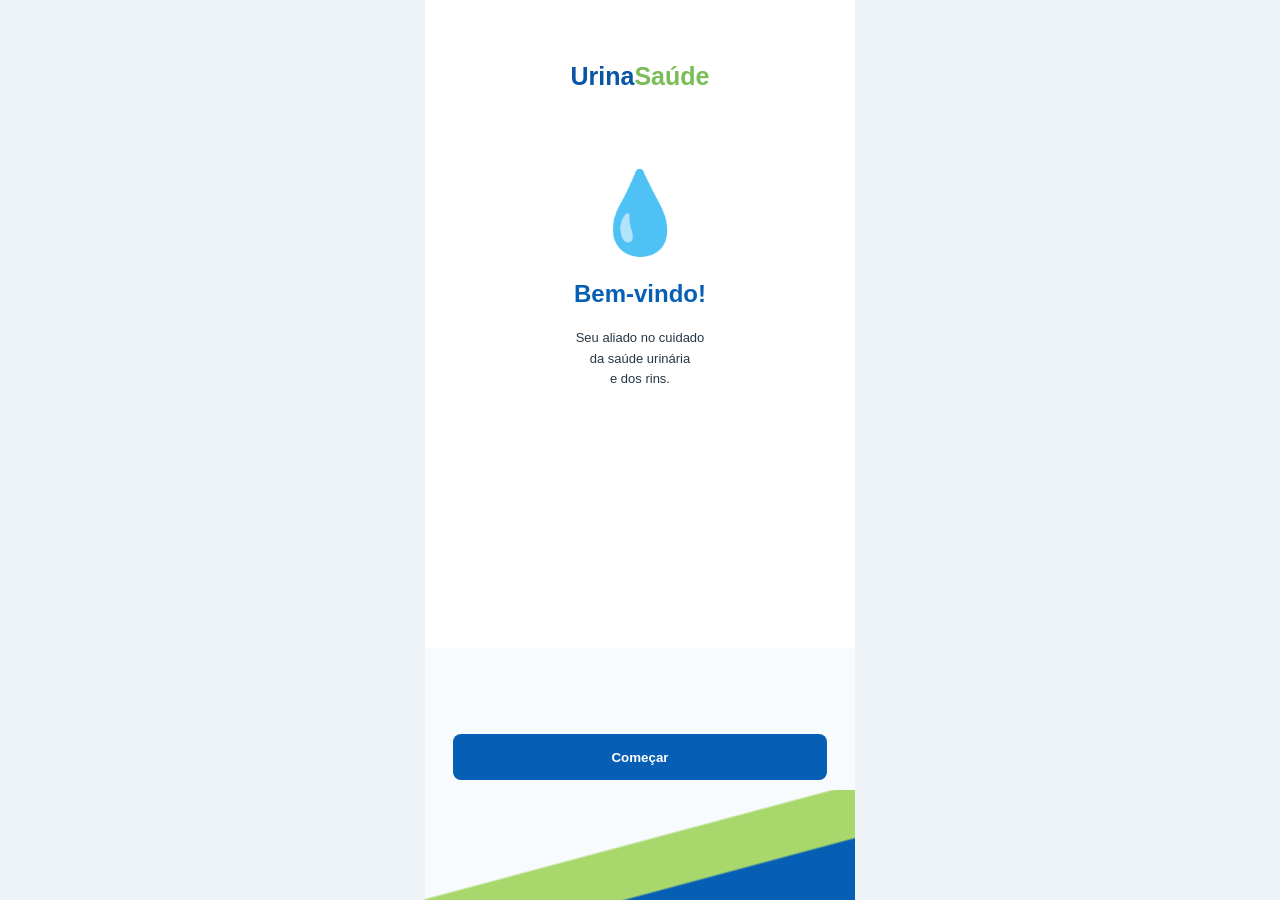
<file: index.html>
<!doctype html><html lang="pt-BR"><head><meta charset="utf-8"><meta name="viewport" content="width=device-width,initial-scale=1"><title>UrinaSaúde</title><link rel="stylesheet" href="styles.css"></head><body><main class="app"><section class="screen welcome"><div class="brand"><b>Urina</b><span>Saúde</span></div><div class="drop">💧</div><h1>Bem-vindo!</h1><p>Seu aliado no cuidado<br>da saúde urinária<br>e dos rins.</p><a href="login.html" style="position:absolute;left:28px;right:28px;bottom:120px"><button class="primary">Começar</button></a><div class="land"></div></section></main></body></html>
</file>
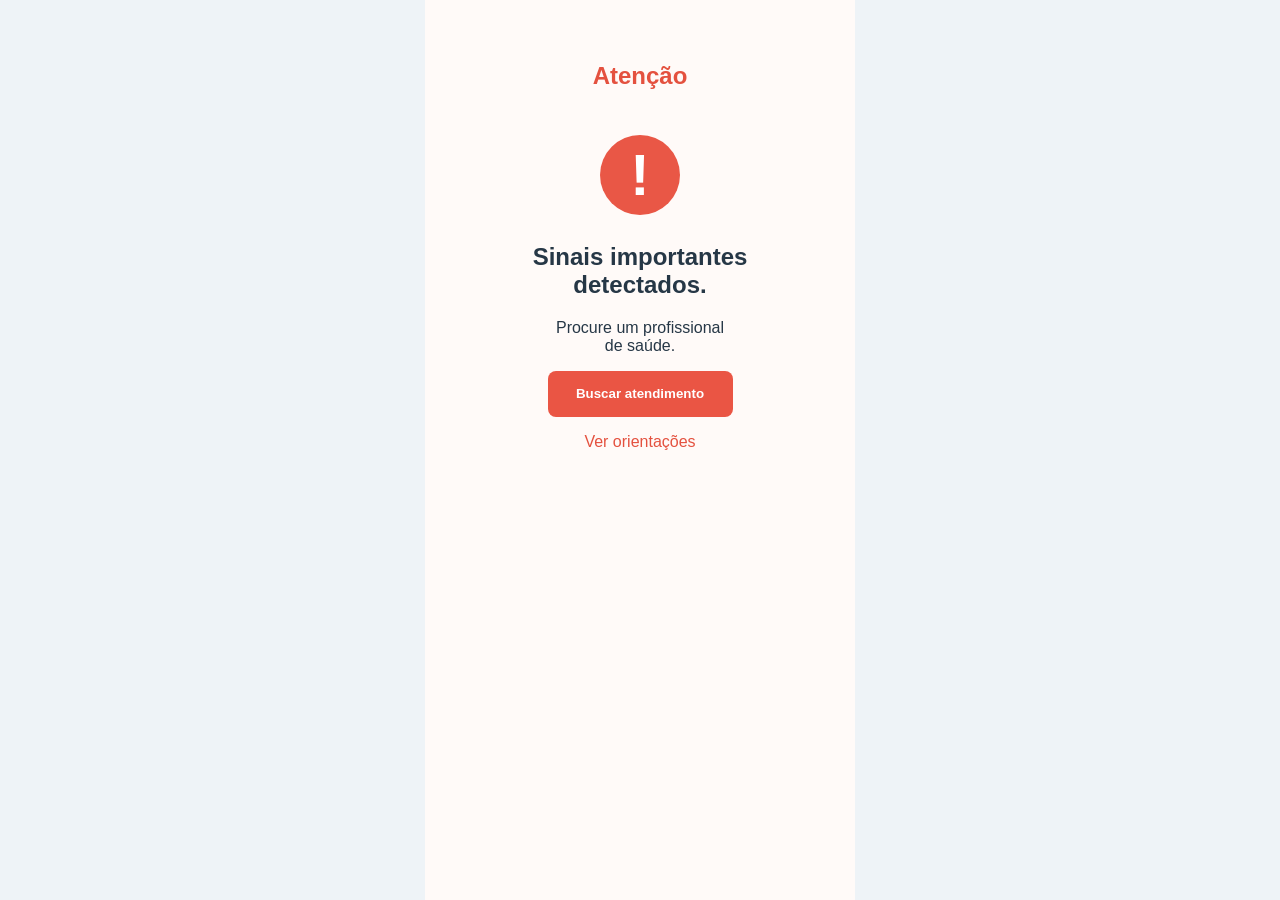
<file: alerta.html>
<!doctype html><html lang="pt-BR"><head><meta charset="utf-8"><meta name="viewport" content="width=device-width,initial-scale=1"><title>Atenção</title><link rel="stylesheet" href="styles.css"></head><body><main class="app"><section class="screen alert"><h1>Atenção</h1><div class="iconalert">!</div><h2>Sinais importantes<br>detectados.</h2><p>Procure um profissional<br>de saúde.</p><button class="danger" onclick="location.href='dicas.html'">Buscar atendimento</button><a href="dicas.html" style="display:block;margin-top:16px;color:#e4513f;text-decoration:none">Ver orientações</a></section></main></body></html>
</file>
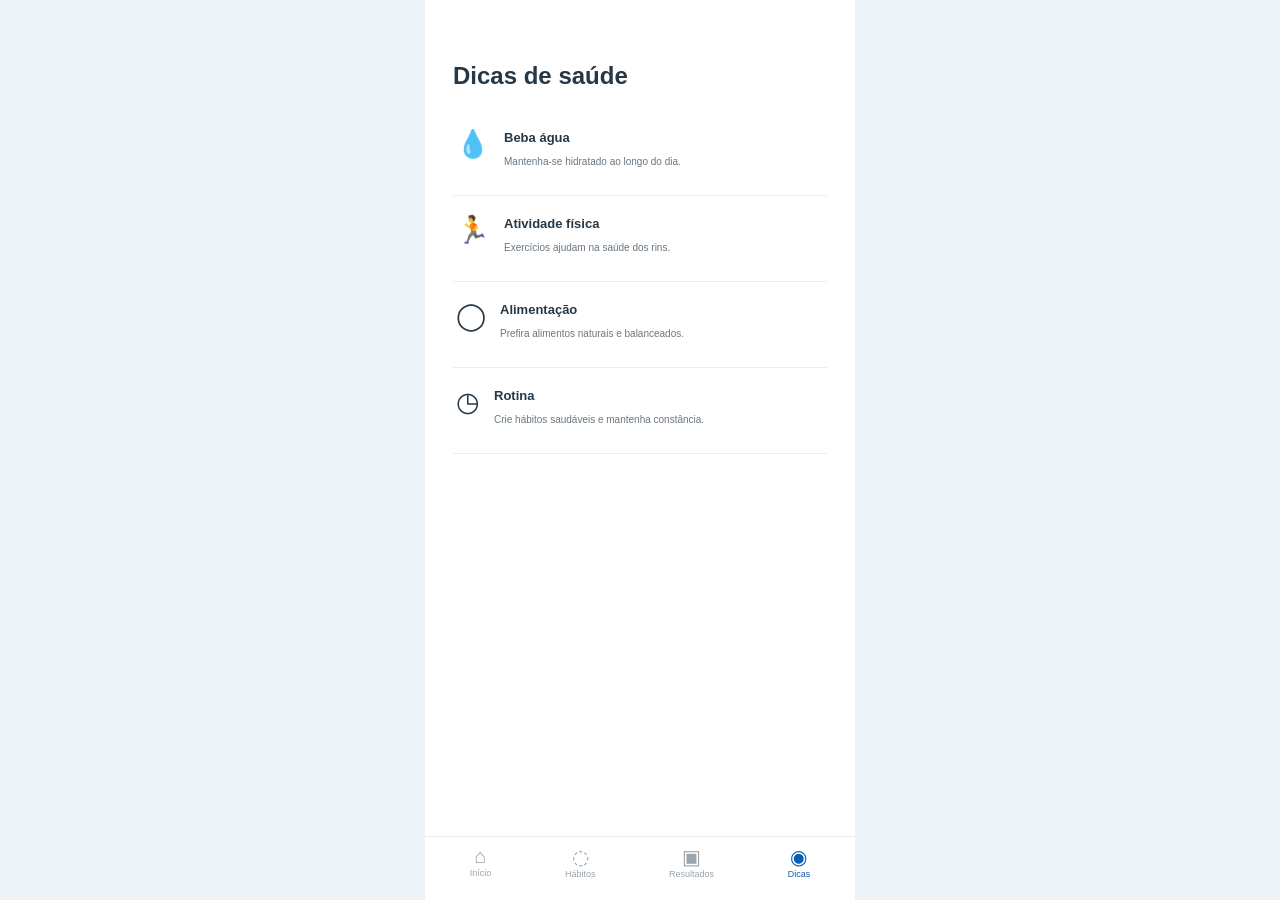
<file: dicas.html>
<!doctype html><html lang="pt-BR"><head><meta charset="utf-8"><meta name="viewport" content="width=device-width,initial-scale=1"><title>Dicas</title><link rel="stylesheet" href="styles.css"></head><body><main class="app"><section class="screen"><h2>Dicas de saúde</h2><div class="tip"><span class="icon">💧</span><div><b>Beba água</b><p>Mantenha-se hidratado ao longo do dia.</p></div></div><div class="tip"><span class="icon">🏃</span><div><b>Atividade física</b><p>Exercícios ajudam na saúde dos rins.</p></div></div><div class="tip"><span class="icon">◯</span><div><b>Alimentação</b><p>Prefira alimentos naturais e balanceados.</p></div></div><div class="tip"><span class="icon">◷</span><div><b>Rotina</b><p>Crie hábitos saudáveis e mantenha constância.</p></div></div></section><nav class="bottom"><a href="home.html" class="">⌂<small>Início</small></a><a href="registrar.html" class="">◌<small>Hábitos</small></a><a href="resultados.html" class="">▣<small>Resultados</small></a><a href="dicas.html" class="active">◉<small>Dicas</small></a></nav></main></body></html>
</file>
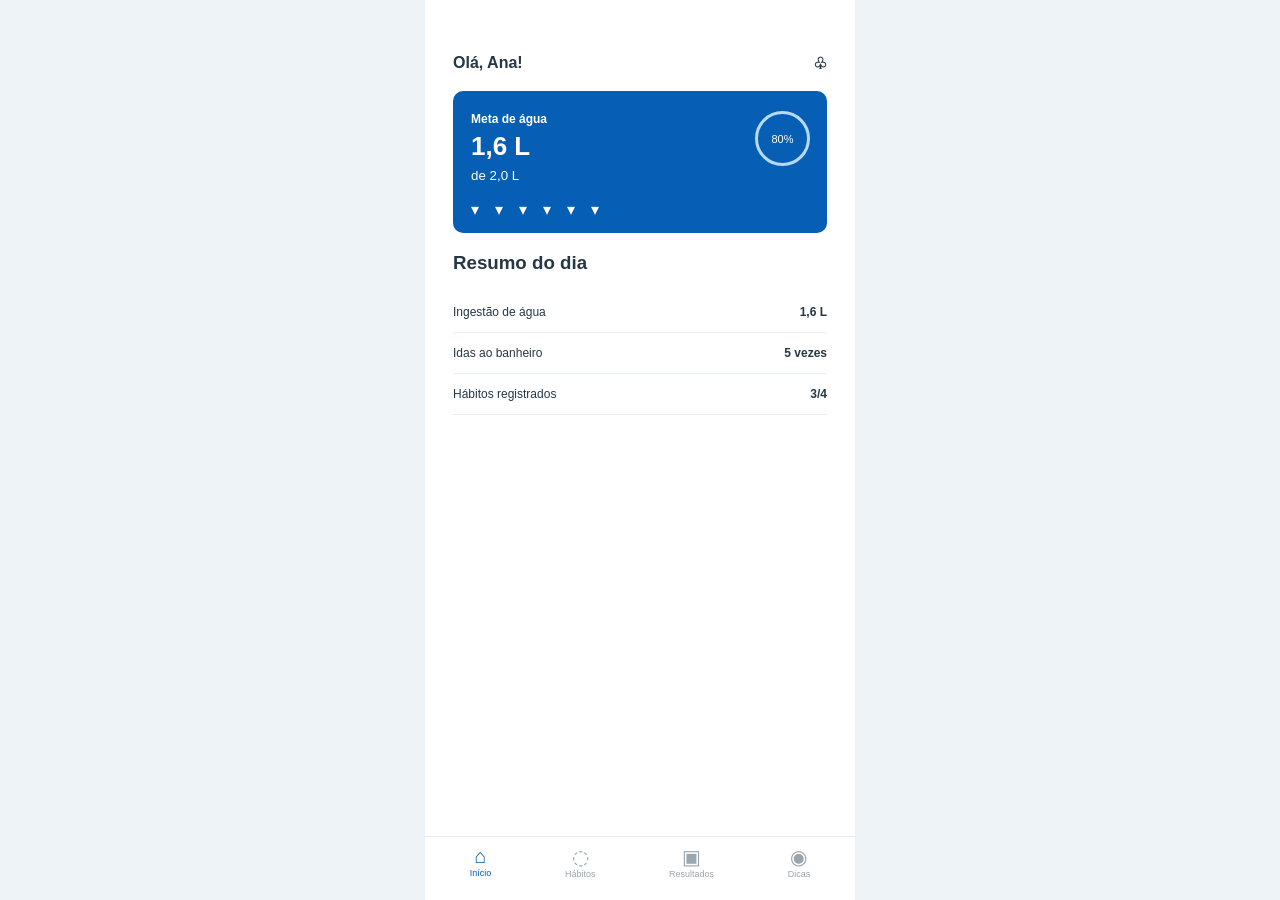
<file: home.html>
<!doctype html><html lang="pt-BR"><head><meta charset="utf-8"><meta name="viewport" content="width=device-width,initial-scale=1"><title>Início</title><link rel="stylesheet" href="styles.css"></head><body><main class="app"><section class="screen home"><div class="hello"><span>Olá, Ana!</span><span>♧</span></div><a href="registrar.html" style="text-decoration:none"><div class="water"><strong>Meta de água</strong><b>1,6 L</b><small>de 2,0 L</small><div class="progress">80%</div><div class="cups">▾　▾　▾　▾　▾　▾</div></div></a><h3>Resumo do dia</h3><div class="summary"><div>Ingestão de água <b>1,6 L</b></div><div>Idas ao banheiro <b>5 vezes</b></div><div>Hábitos registrados <b>3/4</b></div></div></section><nav class="bottom"><a href="home.html" class="active">⌂<small>Início</small></a><a href="registrar.html" class="">◌<small>Hábitos</small></a><a href="resultados.html" class="">▣<small>Resultados</small></a><a href="dicas.html" class="">◉<small>Dicas</small></a></nav></main></body></html>
</file>
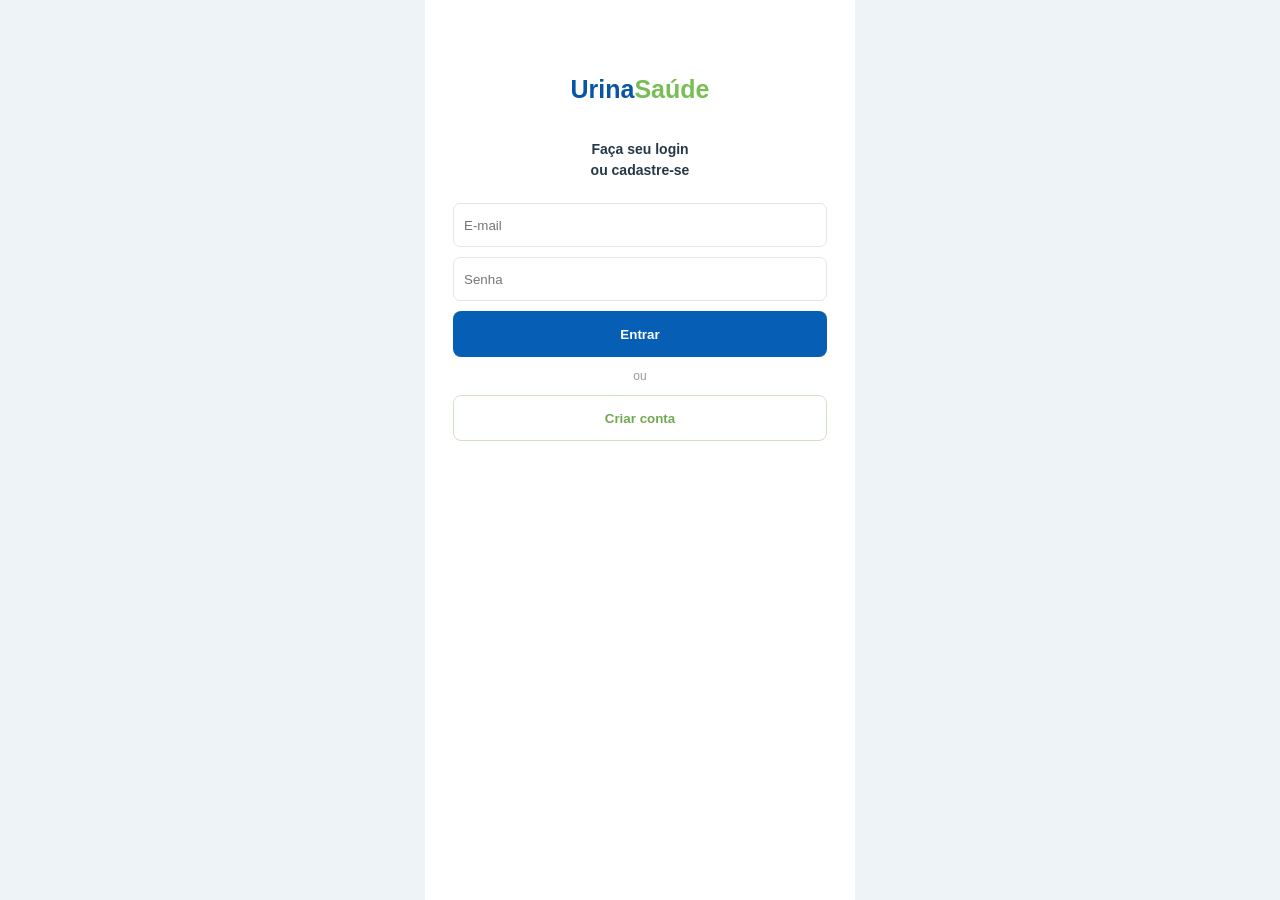
<file: login.html>
<!doctype html><html lang="pt-BR"><head><meta charset="utf-8"><meta name="viewport" content="width=device-width,initial-scale=1"><title>Login</title><link rel="stylesheet" href="styles.css"></head><body><main class="app"><section class="screen login"><div class="brand"><b>Urina</b><span>Saúde</span></div><h2>Faça seu login<br>ou cadastre-se</h2><input class="field" placeholder="E-mail"><input class="field" placeholder="Senha" type="password"><a href="home.html"><button class="primary">Entrar</button></a><div class="or">ou</div><a href="home.html"><button class="secondary">Criar conta</button></a></section></main></body></html>
</file>
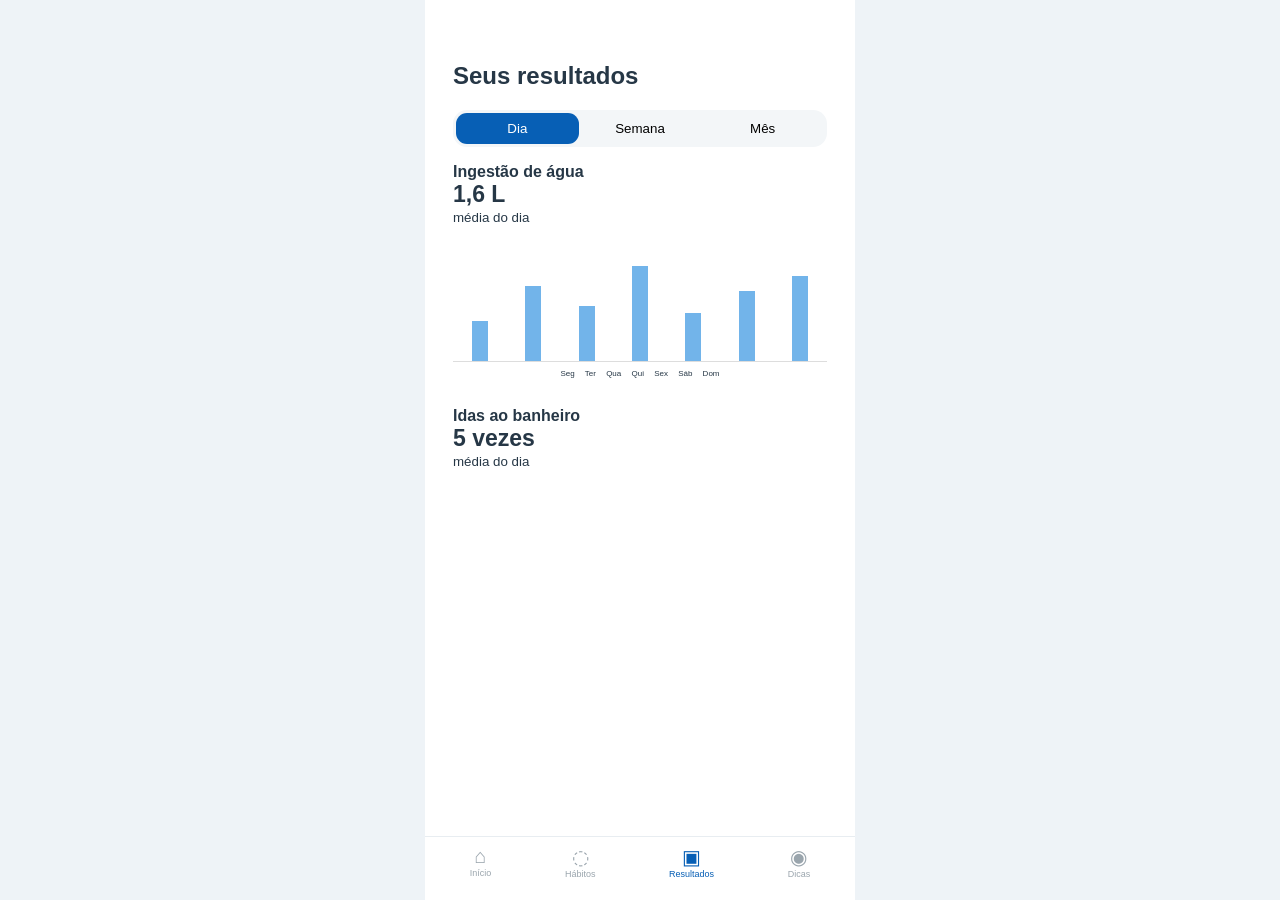
<file: resultados.html>
<!doctype html><html lang="pt-BR"><head><meta charset="utf-8"><meta name="viewport" content="width=device-width,initial-scale=1"><title>Resultados</title><link rel="stylesheet" href="styles.css"></head><body><main class="app"><section class="screen"><h2>Seus resultados</h2><div class="tabs"><button class="active">Dia</button><button>Semana</button><button>Mês</button></div><p><b>Ingestão de água</b><br><strong style="font-size:23px">1,6 L</strong><br><small>média do dia</small></p><div class="bars"><i></i><i></i><i></i><i></i><i></i><i></i><i></i></div><div class="days">Seg　 Ter　 Qua　 Qui　 Sex　 Sáb　 Dom</div><p style="margin-top:28px"><b>Idas ao banheiro</b><br><strong style="font-size:23px">5 vezes</strong><br><small>média do dia</small></p></section><nav class="bottom"><a href="home.html" class="">⌂<small>Início</small></a><a href="registrar.html" class="">◌<small>Hábitos</small></a><a href="resultados.html" class="active">▣<small>Resultados</small></a><a href="dicas.html" class="">◉<small>Dicas</small></a></nav></main></body></html>
</file>
<file: styles.css>
*{box-sizing:border-box}body{margin:0;background:#eef3f7;font-family:Arial,sans-serif;color:#263746}.app{max-width:430px;min-height:100vh;margin:auto;background:white;position:relative}.screen{min-height:100vh;padding:42px 28px 90px;position:relative}.brand{text-align:center;font-size:25px;font-weight:bold;color:#0755a4;margin-top:20px}.brand span{color:#78bd55}.primary,.secondary,.danger{width:100%;height:46px;border-radius:8px;font-weight:bold;border:0}.primary{background:#075fb5;color:#fff}.secondary{background:white;color:#70a953;border:1px solid #cfe4c4}.bottom{position:fixed;bottom:0;left:50%;transform:translateX(-50%);width:min(430px,100%);height:64px;background:#fff;border-top:1px solid #e8edf1;display:flex;justify-content:space-around;padding:8px}.bottom a{text-decoration:none;color:#9aa5ad;text-align:center;font-size:20px}.bottom a.active{color:#075fb5}.bottom small{display:block;font-size:9px}.welcome{text-align:center;background:linear-gradient(#fff 0 72%,#f7fbfd 72%)}.drop{font-size:80px;margin:75px 0 10px}.welcome h1{color:#075fb5;font-size:24px}.welcome p{font-size:13px;line-height:1.6}.land{position:absolute;bottom:0;left:0;right:0;height:110px;background:linear-gradient(165deg,transparent 48%,#a8d76c 49% 72%,#075fb5 73%)}.login{text-align:center;padding-top:55px}.login h2{font-size:14px;line-height:1.5;margin:35px 0 22px}.field{width:100%;height:44px;border:1px solid #e0e6ea;border-radius:7px;padding:10px;margin-bottom:10px}.or{font-size:12px;color:#999;margin:12px}.home .hello{display:flex;justify-content:space-between;font-weight:bold;margin:12px 0 18px}.water{height:142px;background:#075fb5;color:#fff;border-radius:10px;padding:18px;position:relative}.water strong{font-size:12px}.water b{display:block;font-size:26px;margin:4px 0}.progress{position:absolute;right:17px;top:20px;border:3px solid #b8dafa;border-radius:50%;width:55px;height:55px;display:grid;place-items:center;font-size:11px}.cups{position:absolute;bottom:12px;left:18px;right:18px;display:flex;justify-content:space-between}.summary div{display:flex;justify-content:space-between;padding:13px 0;border-bottom:1px solid #e9eef2;font-size:12px}.top{font-weight:bold;margin-bottom:30px}.back{border:0;background:none;font-size:28px}.amount{display:flex;justify-content:space-between;align-items:center;margin:15px 0}.amount button{border:0;border-radius:50%;width:34px;height:34px}.amount strong{font-size:24px;color:#075fb5}.colors{display:flex;gap:12px;margin:12px 0 30px}.colors i{width:30px;height:30px;border-radius:50%;background:#fff9df}.colors i:nth-child(2){background:#fff0b9}.colors i:nth-child(3){background:#ffe18a}.colors i:nth-child(4){background:#ffd05a}.colors i:nth-child(5){background:#edbf2c}.tabs{display:flex;background:#f3f6f8;border-radius:14px;padding:3px}.tabs button{flex:1;border:0;padding:8px;border-radius:11px;background:none}.tabs .active{background:#075fb5;color:white}.bars{height:120px;display:flex;align-items:end;justify-content:space-around;border-bottom:1px solid #ddd}.bars i{width:16px;background:#72b4ea}.bars i:nth-child(1){height:40px}.bars i:nth-child(2){height:75px}.bars i:nth-child(3){height:55px}.bars i:nth-child(4){height:95px}.bars i:nth-child(5){height:48px}.bars i:nth-child(6){height:70px}.bars i:nth-child(7){height:85px}.days{display:flex;justify-content:space-around;font-size:8px;margin-top:6px}.tip{display:flex;gap:14px;padding:18px 3px;border-bottom:1px solid #e9eef2}.tip .icon{font-size:27px}.tip b{font-size:13px}.tip p{font-size:10px;color:#697782}.alert{text-align:center;background:#fffaf8}.alert h1{color:#e4513f}.iconalert{width:80px;height:80px;border-radius:50%;background:#e95746;color:#fff;font-size:58px;font-weight:bold;line-height:80px;margin:45px auto 28px}.danger{width:185px;background:#ea5544;color:white}
</file>
